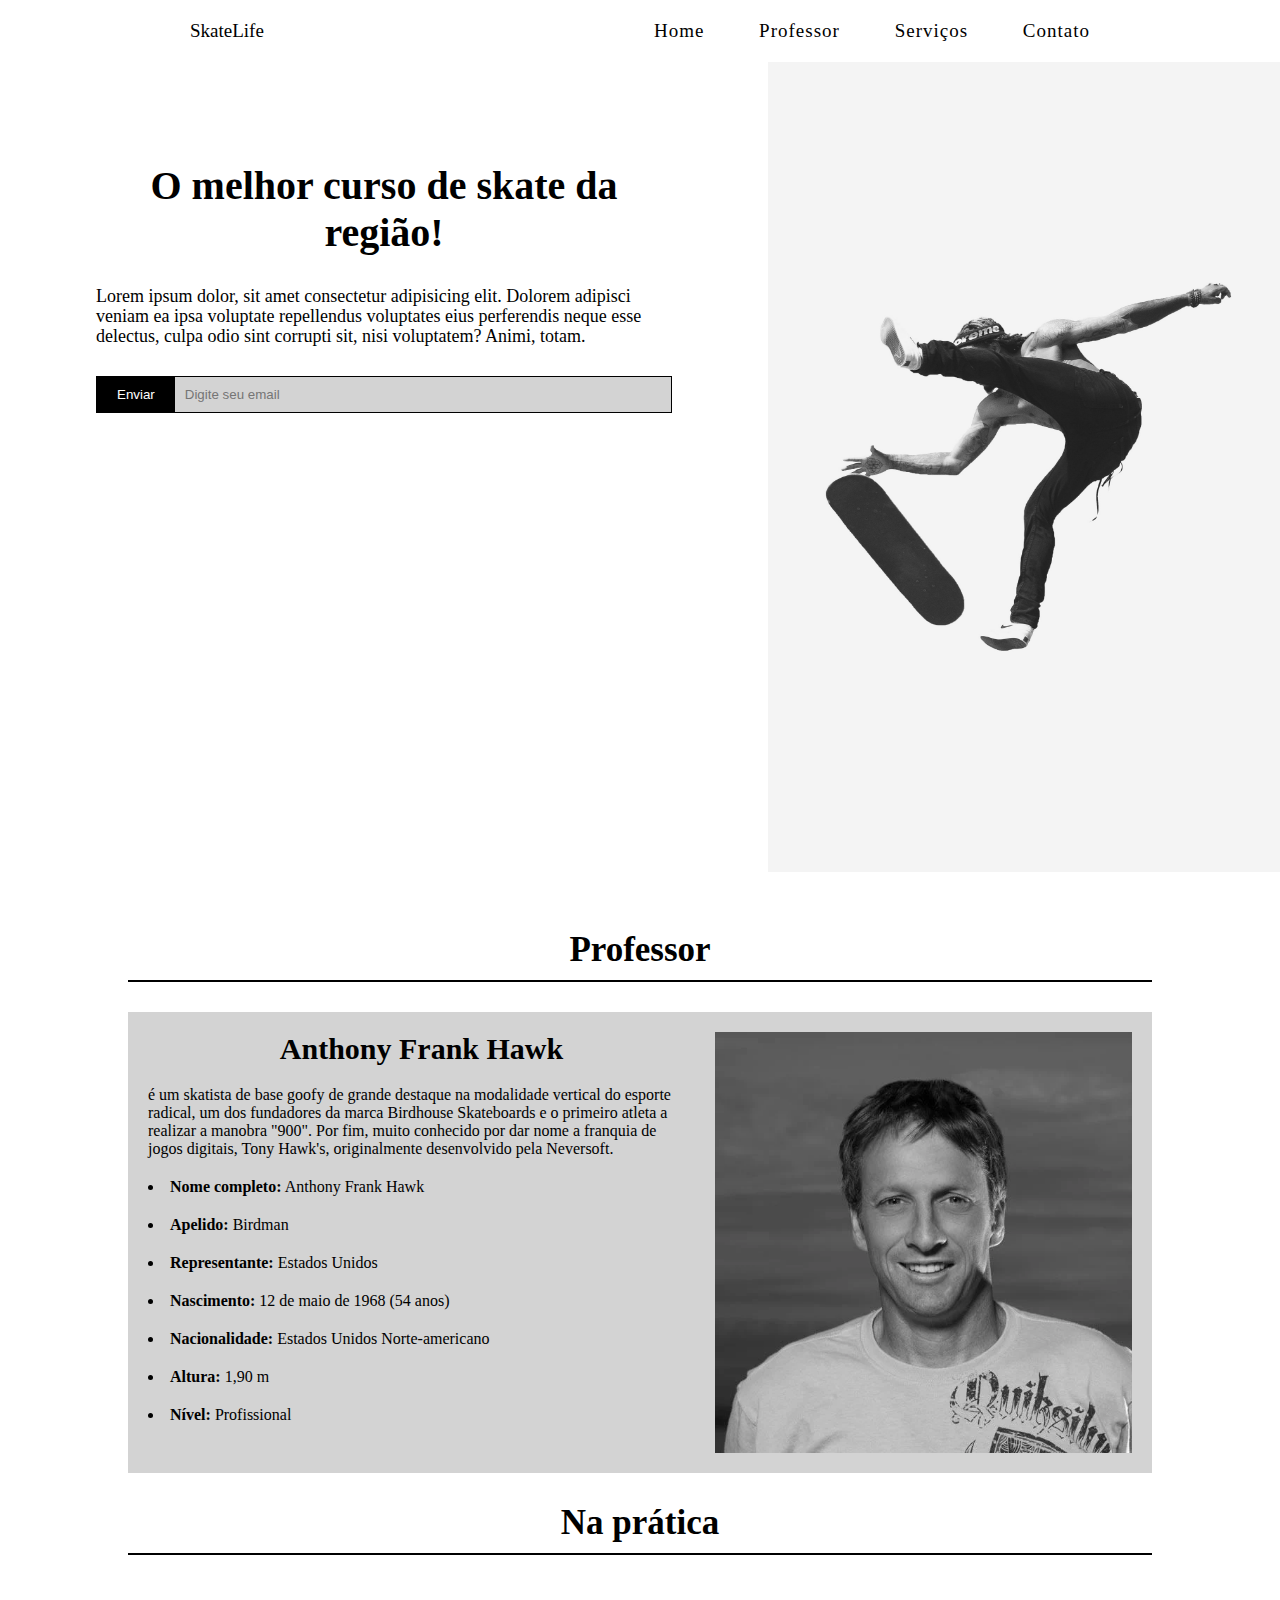
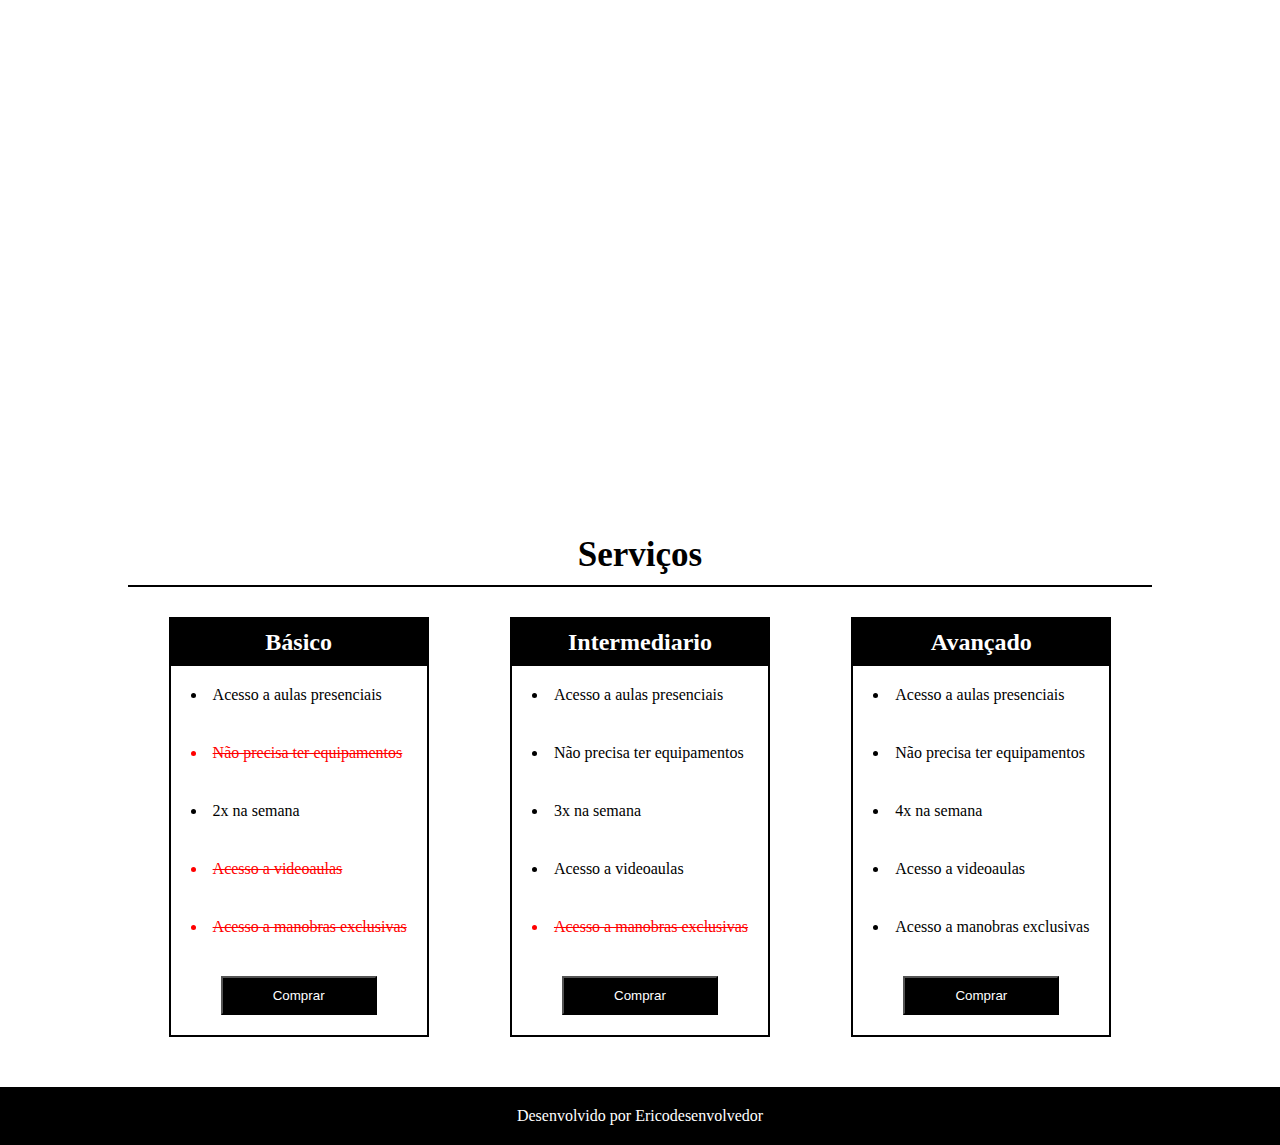
<file: desing-responsivo-web/landing-page/index.html>
<!DOCTYPE html>
<html lang="pt-br">
<head>
    <meta charset="UTF-8">
    <meta name="viewport" content="width=device-width, initial-scale=1.0">
    <title>SkateLife</title>
    <link rel="stylesheet" href="./assets/Css/style.css" />
</head>
<body>
    <header id="header">
        <nav id="nav-bar">
            <span>SkateLife</span>
            <ul>
                <li><a href="#home" class="nav-link">Home</a></li>
                <li><a href="#sobre" class="nav-link">Professor</a></li>
                <li><a href="#produtos" class="nav-link">Serviços</a></li>
                <li><a href="#footer" class="nav-link">Contato</a></li>      
            </ul>
        </nav>

        <section id="home">
            <div id="texto-header">
                <h1>O melhor curso de skate da região!</h1>
                <p>Lorem ipsum dolor, sit amet consectetur adipisicing elit. Dolorem adipisci veniam ea ipsa voluptate repellendus voluptates eius perferendis neque esse delectus, culpa odio sint corrupti sit, nisi voluptatem? Animi, totam.</p>
                <form id="form" action="https://www.freecodecamp.com/email-submit">
                    <input type="submit" id="submit" value="Enviar">
                    <input type="email" id="email" placeholder="Digite seu email" name="email">
                </form>
            </div>

            <figure>
                <img id="header-img" src="./assets/Imagens/manobra-skate.jpg" alt="Um homem no ar com um skate fazendo uma manobra.">
            </figure>
        </section>
    </header>

    <main>
        <div class="container">
            <section id="sobre">
                <h2 class="titulos-sessoes">Professor</h2>

                <div id="card">
                    <div id="sobre-texto">
                        <div>
                            <h3>Anthony Frank Hawk</h3>
                            <p>
                                é um skatista de base goofy de grande destaque na modalidade vertical do esporte radical, um dos fundadores da marca Birdhouse Skateboards e o primeiro atleta a realizar a manobra "900". Por fim, muito conhecido por dar nome a franquia de jogos digitais, Tony Hawk's, originalmente desenvolvido pela Neversoft.
                            </p>
                        </div>

                        <ul>
                            <li><strong>Nome completo:</strong> Anthony Frank Hawk</li>
                            <li><strong>Apelido:</strong> Birdman</li>
                            <li><strong>Representante:</strong> Estados Unidos</li>
                            <li><strong>Nascimento:</strong> 12 de maio de 1968 (54 anos)</li>
                            <li><strong>Nacionalidade:</strong> Estados Unidos Norte-americano</li>
                            <li><strong>Altura:</strong> 1,90 m</li>
                            <li><strong>Nível:</strong> Profissional</li>
                        </ul>
                    </div>

                    <figure id="sobre-imagem">
                        <img src="./assets/Imagens/Anthony-Frank-Hawk.webp" alt="Uma imagem de Anthony Frank Hawk, um skatista Profissional. Na foto ele está sorrindo.">
                    </figure>
                </div>
            </section>
    
            <section id="video-skate">
                <h2 class="titulos-sessoes">Na prática</h2>
                <div>
                    <iframe id="video" src="https://www.youtube.com/embed/390gYuwFwqo"  title="YouTube video player" frameborder="0" allow="accelerometer; autoplay; clipboard-write; encrypted-media; gyroscope; picture-in-picture" allowfullscreen></iframe>
                </div>
            </section>

            <section id="produtos">
                <h2 class="titulos-sessoes">Serviços</h2>

                <div class="produtos-items">
                    <div class="produtos-item">
                        <h2>Básico</h2>
                        <ul>
                            <li>Acesso a aulas presenciais</li>
                            <li>Não precisa ter equipamentos</li>
                            <li>2x na semana</li>
                            <li>Acesso a videoaulas</li>
                            <li>Acesso a manobras exclusivas</li>
                        </ul>
                        <button><a href="#">Comprar</a></button>
                    </div>
    
                    <div class="produtos-item">
                        <h2>Intermediario</h2>
                        <ul>
                            <li>Acesso a aulas presenciais</li>
                            <li>Não precisa ter equipamentos</li>
                            <li>3x na semana</li>
                            <li>Acesso a videoaulas</li>
                            <li>Acesso a manobras exclusivas</li>
                        </ul>
                        <button><a href="#">Comprar</a></button>
                    </div>
    
                    <div class="produtos-item">
                        <h2>Avançado</h2>
                        <ul>
                            <li>Acesso a aulas presenciais</li>
                            <li>Não precisa ter equipamentos</li>
                            <li>4x na semana</li>
                            <li>Acesso a videoaulas</li>
                            <li>Acesso a manobras exclusivas</li>
                        </ul>
                        <button><a href="#">Comprar</a></button>
                    </div>
                </div>
            </section>
        </div>
    </main>

    <footer id="footer">
        <p>Desenvolvido por <a href="https://github.com/Ericodesenvolvedor" target="_blank">Ericodesenvolvedor</a></p>
    </footer>
</body>
</html>

<!-- AQUI EM BAIXO É UM MODELO PARA O FREECODECAMP POR CAUSA DO LINK DAS IMAGENS. -->

<!-- <!DOCTYPE html>
<html lang="pt-br">
<head>
    <meta charset="UTF-8">
    <meta name="viewport" content="width=device-width, initial-scale=1.0">
    <title>SkateLife</title>
    <link rel="stylesheet" href="./styles.css" />
</head>
<body>
    <header id="header">
        <nav id="nav-bar">
            <span>SkateLife</span>
            <ul>
                <li><a href="#home" class="nav-link">Home</a></li>
                <li><a href="#sobre" class="nav-link">Professor</a></li>
                <li><a href="#produtos" class="nav-link">Serviços</a></li>
                <li><a href="#footer" class="nav-link">Contato</a></li>
            </ul>
        </nav>

        <section id="home">
            <div id="texto-header">
                <h1>O melhor curso de skate da região!</h1>
                <p>Lorem ipsum dolor, sit amet consectetur adipisicing elit. Dolorem adipisci veniam ea ipsa voluptate repellendus voluptates eius perferendis neque esse delectus, culpa odio sint corrupti sit, nisi voluptatem? Animi, totam.</p>
                <form id="form" action="https://www.freecodecamp.com/email-submit">
                    <input type="submit" id="submit" value="Enviar">
                    <input type="email" id="email" placeholder="Digite seu email" name="email">
                </form>
            </div>

            <figure>
                <img id="header-img" src="https://images.unsplash.com/photo-1597769906792-4b2f9a3403a8?ixlib=rb-1.2.1&q=" alt="#">
            </figure>
        </section>
    </header>

    <main>
        <div class="container">
            <section id="sobre">
                <h2 class="titulos-sessoes">Professor</h2>

                <div id="card">
                    <div id="sobre-texto">
                        <div>
                            <h3>Anthony Frank Hawk</h3>
                            <p>
                                é um skatista de base goofy de grande destaque na modalidade vertical do esporte radical, um dos fundadores da marca Birdhouse Skateboards e o primeiro atleta a realizar a manobra "900". Por fim, muito conhecido por dar nome a franquia de jogos digitais, Tony Hawk's, originalmente desenvolvido pela Neversoft.
                            </p>
                        </div>

                        <ul>
                            <li><strong>Nome completo:</strong> Anthony Frank Hawk</li>
                            <li><strong>Apelido:</strong> Birdman</li>
                            <li><strong>Representante:</strong> Estados Unidos</li>
                            <li><strong>Nascimento:</strong> 12 de maio de 1968 (54 anos)</li>
                            <li><strong>Nacionalidade:</strong> Estados Unidos Norte-americano</li>
                            <li><strong>Altura:</strong> 1,90 m</li>
                            <li><strong>Nível:</strong> Profissional</li>
                        </ul>
                    </div>

                    <div id="sobre-imagem">
                        <img src="https://alchetron.com/cdn/tony-hawk-39d85086-8a54-4c25-b652-7c55ce23944-resize-750.jpeg" alt="#">
                    </div>
                </div>
            </section>
    
            <section id="video-skate">
                <h2 class="titulos-sessoes">Na prática</h2>
                <div>
                    <iframe id="video" src="https://www.youtube.com/embed/390gYuwFwqo" title="YouTube video player" frameborder="0" allow="accelerometer; autoplay; clipboard-write; encrypted-media; gyroscope; picture-in-picture" allowfullscreen></iframe>
                </div>
            </section>

            <section id="produtos">
                <h2 class="titulos-sessoes">Serviços</h2>

                <div class="produtos-items">
                    <div class="produtos-item">
                        <h2>Básico</h2>
                        <ul>
                            <li>Acesso a aulas presenciais</li>
                            <li>Não precisa ter equipamentos</li>
                            <li>2x na semana</li>
                            <li>Acesso a videoaulas</li>
                            <li>Acesso a manobras exclusivas</li>
                        </ul>
                        <button><a href="#">Comprar</a></button>
                    </div>
    
                    <div class="produtos-item">
                        <h2>Intermediario</h2>
                        <ul>
                            <li>Acesso a aulas presenciais</li>
                            <li>Não precisa ter equipamentos</li>
                            <li>3x na semana</li>
                            <li>Acesso a videoaulas</li>
                            <li>Acesso a manobras exclusivas</li>
                        </ul>
                        <button><a href="#">Comprar</a></button>
                    </div>
    
                    <div class="produtos-item">
                        <h2>Avançado</h2>
                        <ul>
                            <li>Acesso a aulas presenciais</li>
                            <li>Não precisa ter equipamentos</li>
                            <li>4x na semana</li>
                            <li>Acesso a videoaulas</li>
                            <li>Acesso a manobras exclusivas</li>
                        </ul>
                        <button><a href="#">Comprar</a></button>
                    </div>
                </div>
            </section>
        </div>
    </main>

    <footer id="footer">
        <p>Desenvolvido por <a href="https://github.com/Ericodesenvolvedor" target="_blank">Ericodesenvolvedor</a></p>
    </footer>
</body>
</html> -->
</file>
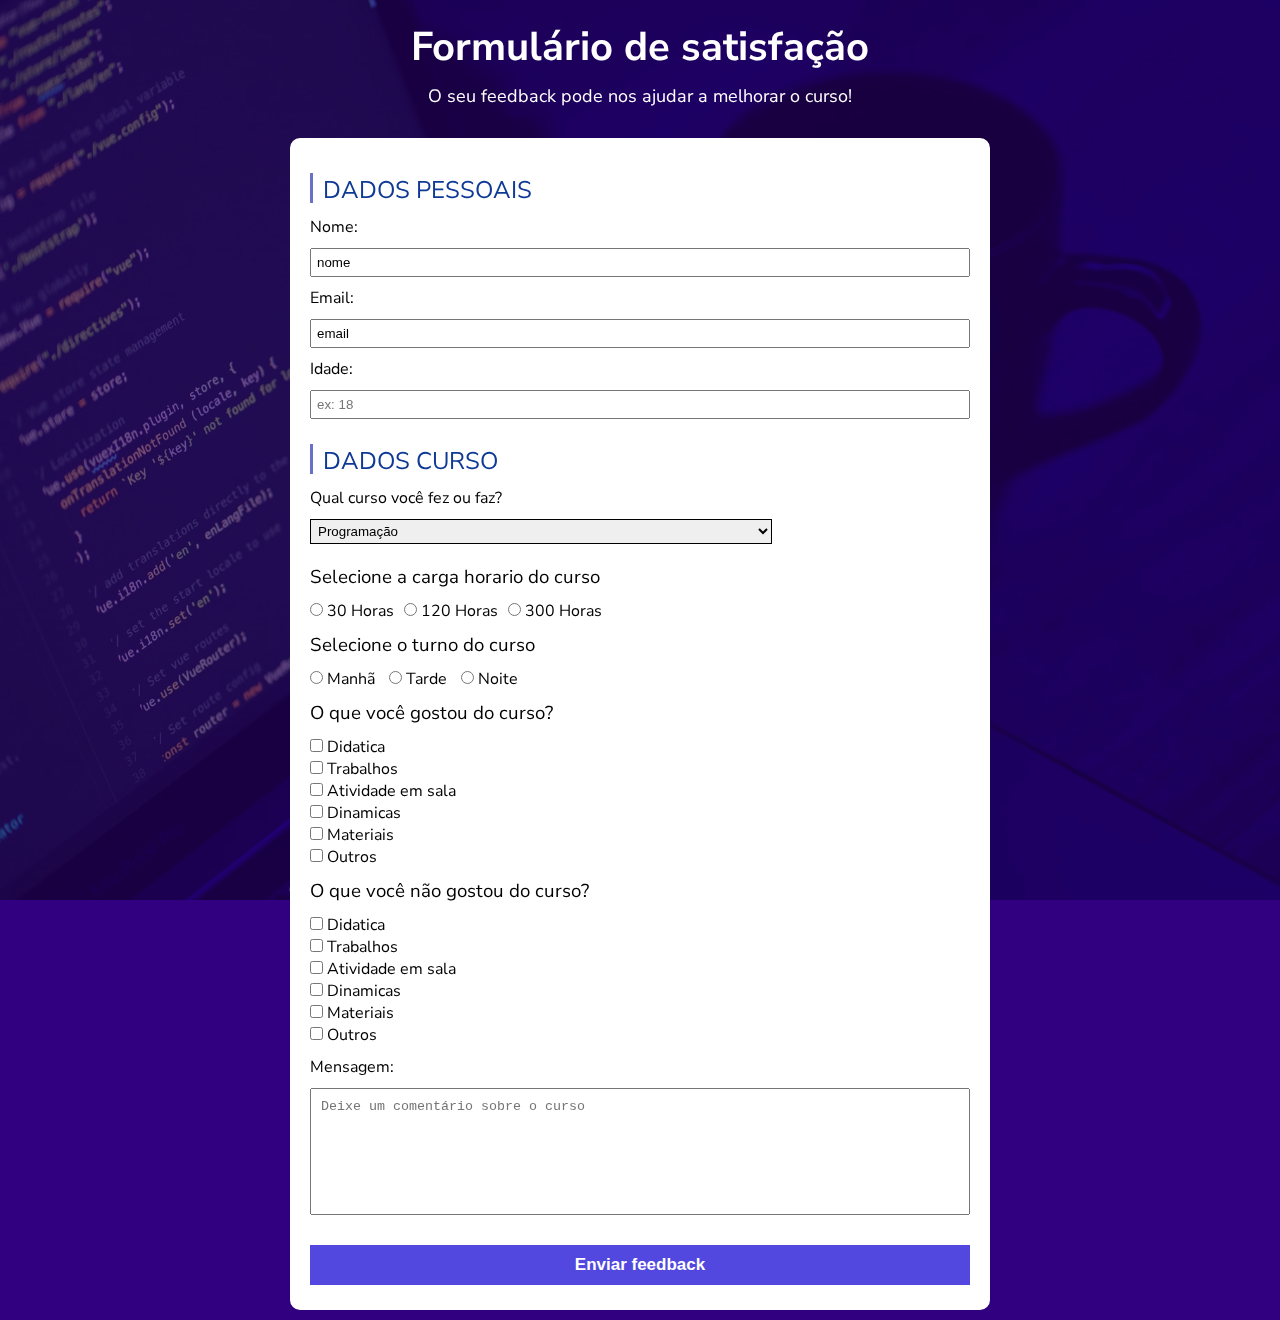
<file: desing-responsivo-web/pagina-formulario/index.html>
<!DOCTYPE html>
<html lang="pt-br">
<head>
    <meta charset="UTF-8">
    <meta name="viewport" content="width=device-width, initial-scale=1.0">
    <title>Formulário de satisfação</title>
    <link rel="stylesheet" href="./assets/Css/style.css">
</head>
<body>
    <div class="container">
        <header>
            <h1 id="title">Formulário de satisfação</h1>
            <p id="description">O seu feedback pode nos ajudar a melhorar o curso!</p>
        </header>

        <main>
            <form action="#" method="post" id="survey-form">
                <fieldset>
                    <legend>Feedback</legend>

                    <section id="dadosPesoais">
                        <h2>Dados pessoais</h2>

                        <div>
                            <label for="name" id="name-label">Nome: </label>
                            <input type="text" name="nomeAluno" id="name" value="nome" placeholder="ex: João" required>
                        </div>

                        <div>
                            <label for="email" id="email-label">Email: </label>
                            <input type="email" name="emailAluno" id="email" value="email" placeholder="ex: exemplo@exemplo.com" required>
                        </div>

                        <div>
                            <label for="number" id="number-label">Idade: </label>
                            <input type="number" name="idadeAluno" id="number" value="idade" min="10" max="122" placeholder="ex: 18" required>
                        </div>
                    </section>

                    <section id="dadosCurso">
                        <h2>Dados curso</h2>
                        <div>
                            <label for="dropdown">Qual curso você fez ou faz?</label>
                            <select name="cursos" id="dropdown">
                                <optgroup label="Cursos">
                                    <option value="programacao">Programação</option>
                                    <option value="artesCulturais">Artes Culturais</option>
                                    <option value="logistica">Logistica</option>
                                    <option value="gestaoEmpresarial">Gestão empresarial</option>
                                </optgroup>
                            </select>
                        </div>

                        <div>
                            <h3>Selecione a carga horario do curso</h2>
                            <div id="radioHoras">
                                <div>
                                    <input type="radio" name="cargaHoraria" id="cargaHoraria30" value="cargaHoraria30">
                                    <label for="cargaHoraria30">30 Horas</label>
                                </div>    
    
                                <div>
                                    <input type="radio" name="cargaHoraria" id="cargaHoraria120" value="cargaHoraria120">
                                    <label for="cargaHoraria120">120 Horas</label>
                                </div>
    
                                <div>
                                    <input type="radio" name="cargaHoraria" id="cargaHoraria300" value="cargaHoraria300">
                                    <label for="cargaHoraria300">300 Horas</label>
                                </div>
                            </div>
                        </div>

                        <div>
                            <h3>Selecione o turno do curso</h2>
                            <input type="radio" name="turno" id="turnoManha" value="turnoManha">
                            <label for="turnoManha">Manhã</label>
                            
                            <input type="radio" name="turno" id="turnoTarde" value="turnoTarde">
                            <label for="turnoTarde">Tarde</label>
                            
                            <input type="radio" name="turno" id="turnoNoite" value="turnoNoite">
                            <label for="turnoNoite">Noite</label>
                        </div>

                        <section id="checkbox">
                            <div>
                                <h3>O que você gostou do curso?</h3>
                                <div>
                                    <input type="checkbox" name="checkboxDidadica" value="didatica" id="didatica">
                                    <label for="didatica">Didatica</label>
                                </div>

                                <div>
                                    <input type="checkbox" name="checkboxTrabalhos" value="trabalhos" id="trabalhos">
                                    <label for="trabalhos">Trabalhos</label>
                                </div>

                                <div>
                                    <input type="checkbox" name="checkboxAtividadeEmSala" value="atividade em sala" id="atividadeEmSala">
                                    <label for="atividadeEmSala">Atividade em sala</label>
                                </div>

                                <div>
                                    <input type="checkbox" name="checkboxDimica" value="dinamicas" id="dinamicas">
                                    <label for="dinamicas">Dinamicas</label>
                                </div>
                                
                                <div>
                                    <input type="checkbox" name="checkboxMateriais" value="materiais" id="materiais">
                                    <label for="materiais">Materiais</label>
                                </div>

                                <div>
                                    <input type="checkbox" name="checkboxOutros" value="outros" id="outros">
                                    <label for="outros">Outros</label>
                                </div>
                            </div>

                            <div>
                                <h3>O que você não gostou do curso?</h3>
                                <div>
                                    <input type="checkbox" name="checkboxDidadicaNao" value="didaticaNao" id="didaticaNao">
                                    <label for="didaticaNao">Didatica</label>
                                </div>

                                <div>
                                    <input type="checkbox" name="checkboxTrabalhosNao" value="trabalhosNao" id="trabalhosNao">
                                    <label for="trabalhosNao">Trabalhos</label>
                                </div>

                                <div>
                                    <input type="checkbox" name="checkboxAtividadeEmSalaNao" value="atividade em salaNao" id="atividadeEmSalaNao">
                                    <label for="atividadeEmSalaNao">Atividade em sala</label>
                                </div>

                                <div>
                                    <input type="checkbox" name="checkboxDimicaNao" value="dinamicasNao" id="dinamicasNao">
                                    <label for="dinamicasNao">Dinamicas</label>
                                </div>

                                <div>
                                    <input type="checkbox" name="checkboxMateriaisNao" value="materiaisNao" id="materiaisNao">
                                    <label for="materiaisNao">Materiais</label>
                                </div>

                                <div>
                                    <input type="checkbox" name="checkboxOutros" value="outrosNao" id="outrosNao">
                                    <label for="outrosNao">Outros</label>
                                </div>
                            </div>
                        </section>

                        <div id="textarea">
                            <label for="mensagem">Mensagem:</label>
                            <textarea name="comentarioSobre" id="mensagem" placeholder="Deixe um comentário sobre o curso" maxlength="250" rows="7"></textarea>
                        </div>

                        <button type="submit" id="submit" value="enviarFeedback">Enviar feedback</button>
                    </section>
                </fieldset>
            </form>
        </main>
    </div>
</body>
</html>
</file>
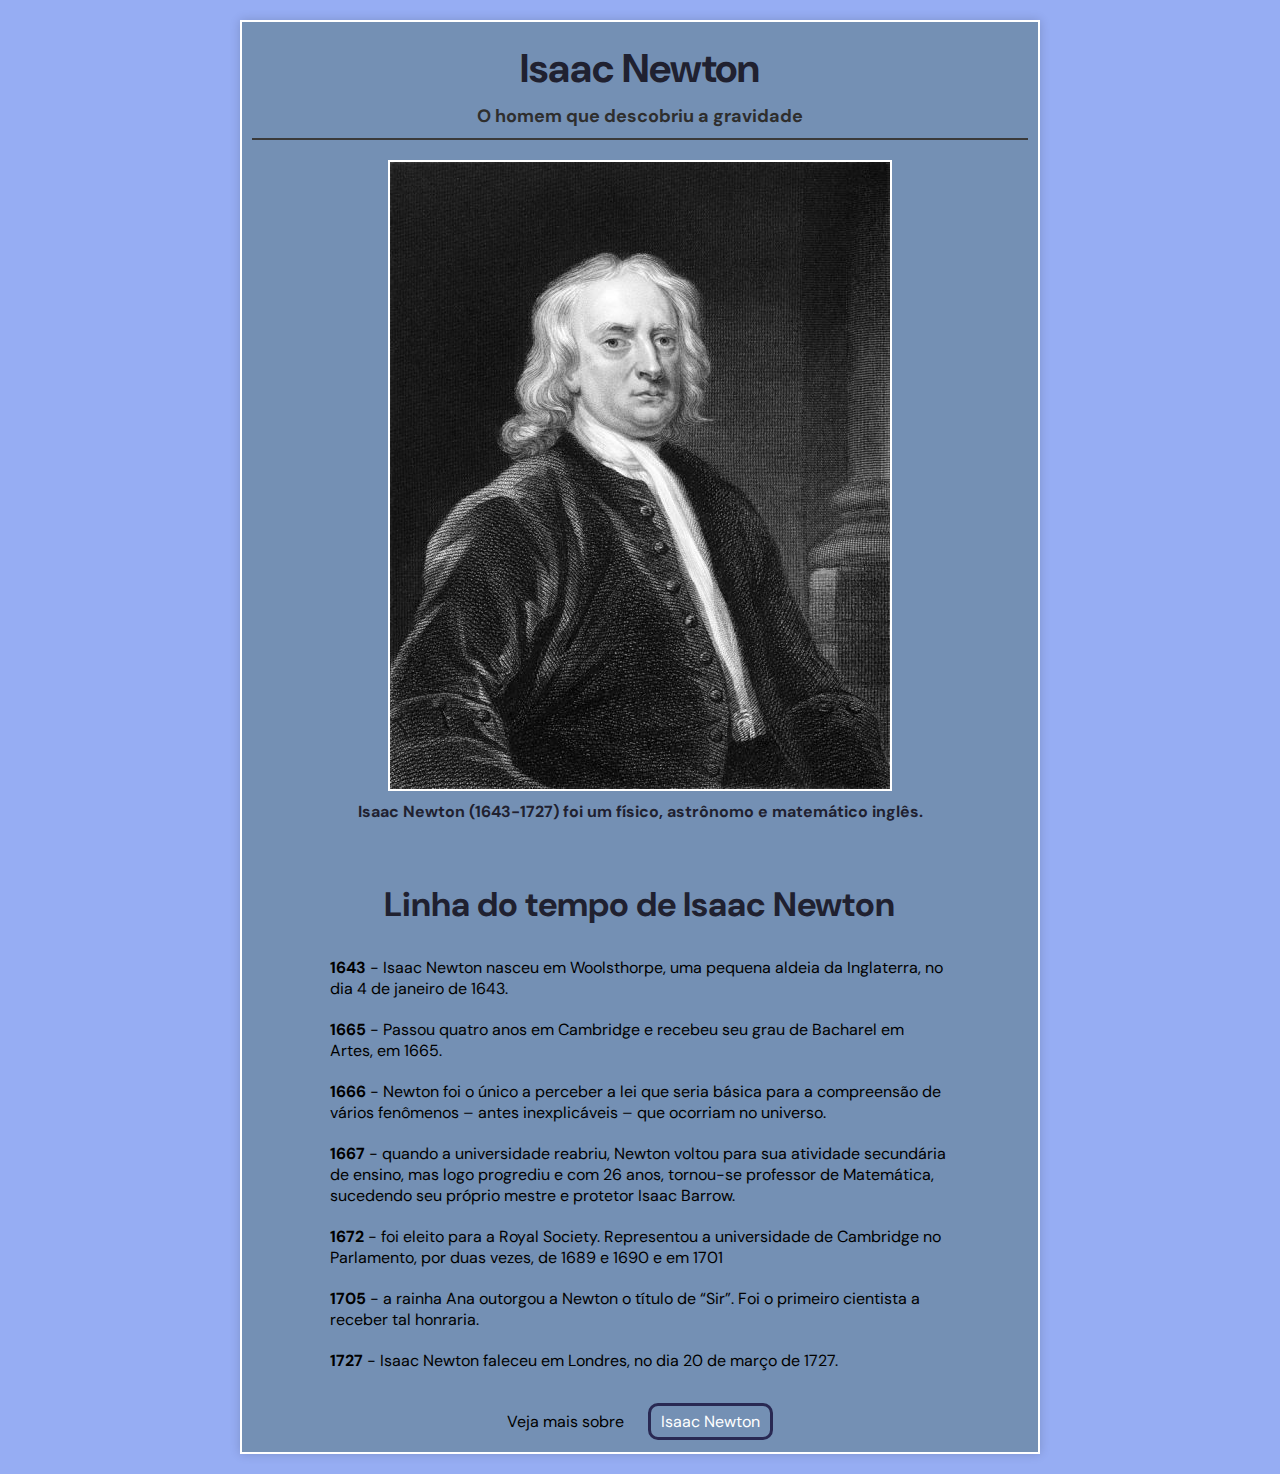
<file: desing-responsivo-web/pagina-homenagem/index.html>
<!DOCTYPE html>
<html lang="pt-br">
<head>
    <meta charset="UTF-8">
    <meta name="viewport" content="width=device-width, initial-scale=1.0">
    <title>Homenagem</title>
    <link rel="stylesheet" href="./assets/Css/style.css">
</head>
<body>
    <main id="main">

        <div class="header">
            <h1 id="title" class="text-capitalize">Isaac newton</h1>
            <p>O homem que descobriu a gravidade</p>
        </div>

        <figure id="img-div">
            <img src="./assets/Imagens/isaac-newton.jpg" alt="Imagem de isaac newton, um grande e renomado fisico que contribui com grandes descobertas para o mundo. A imagem está em preto e branco" id="image">
            
            <figcaption id="img-caption">
                Isaac Newton (1643-1727) foi um físico, astrônomo e matemático inglês.
            </figcaption>
        </figure>

        <section id="tribute-info">
            <h2>
                Linha do tempo de 
                <span class="text-capitalize">isaac newton</span>
            </h2>

            <ul>
                <li><strong>1643</strong> - Isaac Newton nasceu em Woolsthorpe, uma pequena aldeia da Inglaterra, no dia 4 de janeiro de 1643.</li>
                <li><strong>1665</strong> - Passou quatro anos em Cambridge e recebeu seu grau de Bacharel em Artes, em 1665.</li>
                <li><strong>1666</strong> - Newton foi o único a perceber a lei que seria básica para a compreensão de vários fenômenos – antes inexplicáveis – que ocorriam no universo.</li>
                <li><strong>1667</strong> - quando a universidade reabriu, Newton voltou para sua atividade secundária de ensino, mas logo progrediu e com 26 anos, tornou-se professor de Matemática, sucedendo seu próprio mestre e protetor Isaac Barrow.</li>
                <li><strong>1672</strong> - foi eleito para a Royal Society. Representou a universidade de Cambridge no Parlamento, por duas vezes, de 1689 e 1690 e em 1701</li>
                <li><strong>1705</strong> - a rainha Ana outorgou a Newton o título de “Sir”. Foi o primeiro cientista a receber tal honraria.</li>
                <li><strong>1727</strong> - Isaac Newton faleceu em Londres, no dia 20 de março de 1727.</li>
            </ul>
        </section>

        <p id="paragrafe-link">Veja mais sobre 
            <a href="https://www.ebiografia.com/isaac_newton/" id="tribute-link" class="text-capitalize" target="_blank">isaac newton</a>
        </p>
    </main>
</body>
</html>
</file>
<file: desing-responsivo-web/landing-page/assets/Css/style.css>
* {
    padding: 0;
    margin: 0;
    box-sizing: border-box;
}

/* INICIANDO CONFIGURAÇÕES DE ROOT */ 

:root {
    --primary-color: rgb(255, 255, 255);
    --secodary-color: rgb(0, 0, 0);
    --three-color: rgb(211, 211, 211);
    --nao-listado: #ff0000;


    font-size: 62.5%;
    font-family: Cambria, Cochin, Georgia, Times, 'Times New Roman', serif;
}

html {
    scroll-behavior: smooth;
}

body {
    font-size: 1.6rem;
}

.titulos-sessoes {
    margin-block: 3rem;
    padding-bottom: 1rem;
    font-size: 3.5rem;
    text-align: center;

    border-bottom: 2px solid var(--secodary-color);
}

/* INICIANDO CONFIGURAÇÕES DE HEADER */

header#header {
    width: 100%;
    height: 100vh;

    background-color: var(--primary-color);
}

/* INICIANDO CONFIGURAÇÕES DE NAV - HEADER */ 

header#header nav#nav-bar {
    width: 100%;
    padding: 2rem;
    
    display: flex;
    justify-content: space-around;
    align-items: center;

    font-size: 1.9rem;
}

nav#nav-bar ul li {
    margin-left: 5rem;
    letter-spacing: .1rem;
    
    display: inline;
}

nav#nav-bar ul li .nav-link {
    color: var(--secodary-color);
    text-decoration: none;
}

nav#nav-bar ul li .nav-link:hover {
    text-decoration: underline;
}

/* INICIANDO CONFIGURAÇÕES DE SESSÃO - HEADER */

#home {
    display: flex;
}

#home #texto-header {
    width: 45%;
    margin-top: 10rem;
    margin-inline: auto;
}

#home #texto-header h1 {
    margin-bottom: 3rem;
    font-size: 4rem;
    text-align: center;
}

#texto-header p {
    margin-bottom: 3rem;
    line-height: 2rem;
    font-size: 1.8rem;
    color: var(--secodary-color);
}

#form {
    display: flex;
    background-color: var(--three-color);
    border: 1px solid var(--secodary-color);
}

#form #submit {
    padding: 1rem 2rem;
    
    background-color: var(--secodary-color);
    border: none;
    color: var(--primary-color);
}

#form #email {
    width: 87%;
    padding: 1rem;
    
    background-color: transparent;
    border: none;
    outline: none;
}

/* CONFIGURAÇÕES DE IMAGEM HEADER */
section#home figure {
    max-width: 40%;
    height: 90vh;
}

section#home figure img {
    width: 100%;
    height: 100%;
    object-fit: cover;
}

/* CONFIGURANDO MAIN */

.container {
    width: 80%;
    margin-inline: auto;
}

/* CONFIGURANDO SESSÃO SOBRE */

#sobre {
    width: 100%;
    height: auto;
}

#card {
    width: 100%;
    padding: 2rem;
    
    background-color: var(--three-color);
    display: flex;
}

#card #sobre-texto {
    width: 80%;
}

#card #sobre-texto div h3 {
    margin-bottom: 2rem;
    text-align: center;
    font-size: 3rem;
}

#card #sobre-texto div p {
    margin-bottom: 2rem;
    text-align: left;
}

#card #sobre-texto ul {
    list-style-position: inside;
}

#card #sobre-texto ul li{
    padding-bottom: 2rem;
}

#card #sobre-imagem {
    max-width: 100%;
    height: auto;
    margin-left: 2rem;
}

#card #sobre-imagem img {
    width: 100%;
    height: 100%;
    object-fit: cover;
}

/* CONFIGURAÇÕES VIDEO SKATE */

#video-skate {
    width: 100%;
    height: auto;
}

#video-skate div {
    width: 100%;
    height: 500px;

    display: flex;
    justify-content: center;
    align-items: center;
}

#video-skate div iframe {
    width: 80%;
    height: 90%;
}

/* CONFIGURAÇÕES DOS PRODUTOS */

#produtos {
    width: 100%;
    height: auto;
    margin-block: 5rem;
}

#produtos .produtos-items {
    width: 100%;
    height: 100%;
    
    display: flex;
    justify-content: space-around;
    align-items: center;
}

#produtos .produtos-items .produtos-item {
    background-color: var(--primary-color);
    border: 2px solid var(--secodary-color);
}

.produtos-items .produtos-item h2 {
    background-color: var(--secodary-color);
    color: var(--primary-color);
    
    padding: 1rem;
    text-align: center;
}

.produtos-items .produtos-item ul {
    list-style-position: inside;
    margin-bottom: 2rem;
}

.produtos-items .produtos-item li {
    padding: 2rem;
}

.produtos-items .produtos-item button {
    margin: auto;
    margin-bottom: 2rem;
    padding: 1rem 5rem;
    
    display: block;
    background-color: var(--secodary-color);
}

.produtos-items .produtos-item button a {
    text-decoration: none;
    color: var(--primary-color);
}

.produtos-items .produtos-item:nth-child(1) li:nth-child(2), 
.produtos-items .produtos-item:nth-child(1) li:nth-child(4), 
.produtos-items .produtos-item:nth-child(1) li:nth-child(5) {
    text-decoration: line-through;
    color: var(--nao-listado);
}

.produtos-items .produtos-item:nth-child(2) li:nth-child(5) {
    text-decoration: line-through;
    color: var(--nao-listado);
}

/* Configurando footer */

footer {
    width: 100%;
    background-color: var(--secodary-color);
}

footer p {
    padding: 2rem;
    color: var(--primary-color);
    text-align: center;
}

footer p a {
    text-decoration: none;
    color: var(--primary-color);
}

footer p a:hover {
    text-decoration: underline;
}

/* CONFIGURAÇÕES DE RESPONSIVIDADE */

@media screen and (max-width: 1100px) {
    #produtos .produtos-items {
        flex-wrap: wrap;
    }

    #produtos .produtos-items .produtos-item {
        margin-bottom: 2rem;
    }
}

@media screen and (max-width: 1000px) {
    #card {
        flex-direction: column;
    }

    #card #sobre-texto {
        margin: auto;
    }

    #card #sobre-imagem {
        margin-left: 0;
    }

    #card #sobre-imagem img {
        display: block;
        max-width: 500px;
        min-width: 200px;
        margin: auto;
    }

    #card #sobre-texto {
        width: 100%;
        font-size: 1.8rem;
    }

    #produtos .produtos-items {
        flex-wrap: nowrap;
        flex-direction: column;
    }

    #produtos .produtos-items .produtos-item {
        width: 100%;
        display: flex;
        flex-direction: column;
        align-items: center;
    }

    .produtos-items .produtos-item h2 {
        width: 100%;
    }

    .produtos-items .produtos-item ul {
        font-size: 2rem;
    }
}

@media screen and (max-width: 720px) {
    #video-skate div iframe {
        width: 100%;
        height: 50%;
    }
}

@media screen and (max-width: 650px) {

    header#header {
        height: auto;
    }

    header#header nav#nav-bar {
        width: 100%;
        padding: 2rem;
        background-color: var(--three-color);
        flex-direction: column;
    }

    header#header nav#nav-bar span {
        width: 100%;
        font-weight: bold;
        margin-bottom: 2rem;
        text-align: left;
    }

    nav#nav-bar ul li {
        margin-left: 0;
        display: block;
        margin-bottom: 2rem;
    }

    #home #texto-header {
        width: 80%;
    }

    section#home figure img {
        display: none;
    }
}
</file>
<file: desing-responsivo-web/pagina-formulario/assets/Css/style.css>
@import url('https://fonts.googleapis.com/css2?family=Nunito+Sans:wght@400;600;700&display=swap');

* {
    padding: 0;
    margin: 0;
    box-sizing: border-box;
}

:root {
    --background: hsl(263, 100%, 25%);
    --formulario-background: hsl(0, 0%, 100%);
    --before-titulo: hsla(234, 48%, 57%, 0.932);
    --titulos: hsl(221, 83%, 32%);
    --btn-background: hsl(244, 71%, 58%);
    --btn-text: hsl(0, 0%, 100%);
    
    font-size: 62.5%;
}

form h2 {
    text-transform: uppercase;
    font-size: 2.4rem;
    font-weight: 400;
    margin-block: 1rem;
    color: var(--titulos);
}

body {
    font-size: 1.6rem;
    font-family: 'Nunito Sans', sans-serif;
    width: 100%;
    height: auto;
}

body {
    background-color: var(--background);
}

body::before {
    content: '';
    position: fixed;
    top: 0;
    left: 0;
    height: 100%;
    width: 100%;
    z-index: -1;

    background-image: url(../Imagens/imagem-computador-com-codigo.jpg);
    background-position: center;
    background-repeat: no-repeat;
    background-size: cover;
    filter: brightness(70%);
    opacity: 50%;
}

body .container {
    width: 35rem;
    margin-inline: auto;
}

.container header {
    padding: 2rem;
    color: white;
}

header h1 {
    margin-bottom: 1rem;
    font-size: 2.7rem;
    text-align: center;
}

header p {
    text-align: center;
}

form#survey-form {
    width: 100%;
    margin-block: 1rem;
    padding: 2rem;
    background-color: var(--formulario-background);
    border-radius: 1rem;
}

form#survey-form fieldset {
    border: none;
}

form#survey-form fieldset legend {
    position: absolute;
    visibility: hidden;
}

form#survey-form fieldset h2::before {
    content: '';    
    width: .3rem;
    height: 3rem;
    margin-right: 1rem;
    
    position: relative;
    top: 5px;

    display: inline-block;
    background-color: var(--before-titulo);
}

form#survey-form #dadosPesoais div {
    display: flex;
    flex-direction: column;
}

form#survey-form #dadosPesoais input {
    width: 100%;
    margin-block: 1rem;
    padding: 0.5rem;
}

form#survey-form #dadosCurso select {
    width: 70%;
    margin-block: 1rem;
    padding: 0.3rem;

    border: .1rem solid rgb(0, 0, 0);
}

form#survey-form #dadosCurso h3 {
    margin-block: 1rem;
    font-weight: 400;
}

form#survey-form #dadosCurso label {
    margin-right: 1rem;
}

form#survey-form #dadosCurso #checkbox div:nth-child(1) {
    display: flex;
    flex-direction: column;
    flex-wrap: wrap;
}

#textarea {
    margin-block: 1rem;
    
    display: flex;
    flex-direction: column;
}

#textarea textarea {
    width: 100%;
    margin-top: 1rem;
    padding: 1rem;
    resize: none;
}

#submit {
    width: 100%;
    margin-top: 2rem;
    margin-bottom: 0.5rem;
    padding: 1rem 1rem;

    background-color: var(--btn-background);
    color: var(--btn-text);
    border: none;
    
    text-align: center;
    font-weight: bold;
    font-size: 1.7rem;
}

@media screen and (max-width: 400px) {
    body .container {
        width: 30rem;
    }
}

@media screen and (min-width: 500px) {
    body .container {
        width: 40rem;
    }

    #radioHoras {
        display: flex;
    }

}

@media screen and (min-width: 670px) {
    body .container {
        width: 50rem;
    }

    header h1 {
        font-size: 4rem;
    }

    header p {
        font-size: 1.8rem;
    }
}

@media screen and (min-width: 1024px){
    body .container {
        max-width: 70rem;
        width: 100%;
    }
}
</file>
<file: desing-responsivo-web/pagina-homenagem/assets/Css/style.css>
@import url('https://fonts.googleapis.com/css2?family=DM+Sans:wght@400;700&display=swap');

/* ===================GLOBAIS==================== */

* {
    padding: 0;
    margin: 0;
    box-sizing: border-box;
}

:root {
    --primary-color:#96adf3;
    --secondary-color: #7490b4;
    --title-color: #202130;
    
    font-size: 62.5%;
}

body {
    font-family: 'DM Sans', sans-serif;
    font-size: 1.6rem;
    padding-inline: 1rem;
    padding-block: 2rem;

    background-color: var(--primary-color);
}

main .text-capitalize{
    text-transform: capitalize;
}

/* ====================MAIN==================== */

main {
    width: 37.5rem;
    margin-inline: auto;
    padding: 2rem 1rem;

    background-color: var(--secondary-color);
    box-shadow: 0 0 1rem rgba(0, 0, 0, 0.164);
    border: 0.2rem solid white;
}

main .header {
    text-align: center;
}

main .header h1 {
    font-size: 4rem;
    color: var(--title-color);
}

main .header p {
    font-size: 1.8rem;
    font-weight: 700;
    margin-bottom: 2rem;
    padding: 1rem;

    color: rgb(46, 46, 46);
    border-bottom: 0.2rem solid rgb(58, 58, 58);
}

/* ====================FIGURE==================== */

figure {
    width: 100%;
    height: 100%;
    margin-bottom: 6rem;
}

figure img {
    max-width: 100%;
    height: auto;
    border: 0.2rem solid white;
    margin-bottom: 1rem;
}

figure figcaption {
    text-align: center;
    font-weight: bold;
    color: var(--title-color);
}

/* ====================SECTION==================== */

#tribute-info h2 {
    text-align: center;
    color: var(--title-color);
    font-size: 3.4rem;
    margin-bottom: 3rem;
}

#tribute-info ul {
    list-style: none;
    margin-bottom: 2rem;
}

#tribute-info ul li {
    padding-bottom: 2rem;
}

/* ====================PARAGRAPH LINK==================== */

#paragrafe-link {
    text-align: center;
}

#paragrafe-link a {
    text-decoration: none;
    margin-left: 2rem;
    border: 3px solid #292953;
    padding: 5px 10px;
    border-radius: 1rem;
    color: white;
}

#paragrafe-link a:hover {
    color: rgba(17, 0, 255, 0.658);
    background-color: white;
}

@media (min-width: 320px) {
    main {
        width: 33rem;
    }
}
 
@media (min-width: 720px) {
    main {
        width: 60rem;
    }

    figure {
        width: 100%;
        display: flex;
        flex-direction: column;
        align-items: center;
    }

    #tribute-info {
        width: 80%;
        margin-inline: auto;
    }
}

@media (min-width: 1060px) {
    main {
        width: 80rem;
    }
}
</file>
